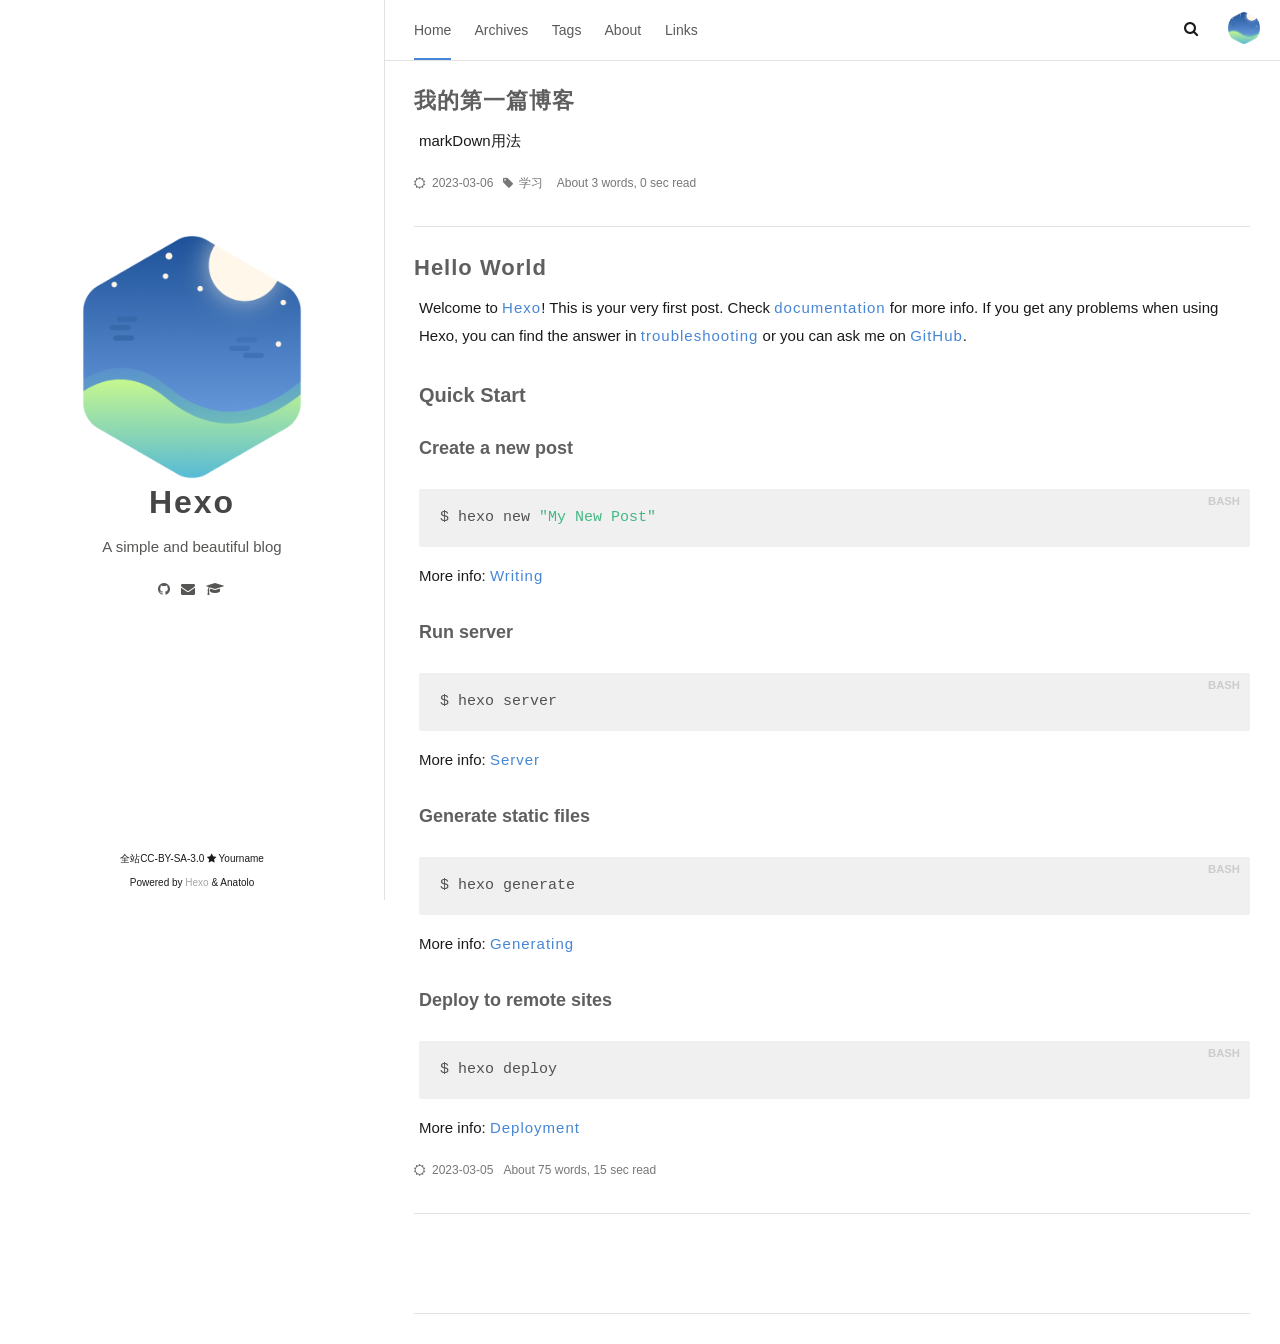
<file: index.html>
<!DOCTYPE html><html lang="zh-CN"><head><meta charset="utf-8"><meta name="X-UA-Compatible" content="IE=edge"><meta name="author" content="Yourname"><title>Hexo</title><meta name="description" content="A simple and beautiful blog"><meta name="keywords" content="Blog,博客,Hexo"><meta content="width=device-width, initial-scale=1.0, maximum-scale=1.0, user-scalable=0" name="viewport"><meta content="yes" name="apple-mobile-web-app-capable"><meta content="black" name="apple-mobile-web-app-status-bar-style"><meta content="telephone=no" name="format-detection"><meta name="renderer" content="webkit"><link rel="shortcut icon" type="image/x-icon" href="/images/favicon.webp"><link rel="stylesheet" href="/css/style.css"><link rel="stylesheet" href="/css/blog_basic.css"><link rel="stylesheet" href="/css/font-awesome.min.css"><link rel="stylesheet" href="/css/insight.css"><link rel="stylesheet" href="/css/search.css"><link rel="alternate" type="application/atom+xml" title="ATOM 1.0" href="/atom.xml"><script src="/js/jquery.js"></script><meta name="generator" content="Hexo 6.3.0"></head><body><div class="page-top animated fadeInDown"><div class="nav"><li> <a class="current" href="/">Home</a></li><li> <a href="/archives">Archives</a></li><li> <a href="/tags">Tags</a></li><li> <a href="/about">About</a></li><li> <a href="/links">Links</a></li></div><div class="information"><div class="nav_right_btn"><li><a class="fa fa-chevron-left" onclick="window.history.go(-1)" style="display:none;"> </a></li><li><a class="fa fa-search" onclick="openWindow();"></a></li></div><div class="avatar"><img src="/images/logo.webp"></div></div></div><div class="sidebar animated fadeInDown"><div class="sidebar-top"><div class="logo-title"><div class="title"><img src="/images/logo@2x.webp" style="width:220px;" alt="favicon"><h3 title=""><a href="/">Hexo</a></h3><div class="description"><p>A simple and beautiful blog</p></div></div><ul class="social-links"><li><a target="_blank" rel="noopener" href="https://github.com/Lhcfl"><i class="fa fa-github"></i></a></li><li><a href="mailto:yourname@example.com"><i class="fa fa-envelope"></i></a></li><li><a target="_blank" rel="noopener" href="https://zhihu.com/people/jin-xin-4-68"><i class="fa fa-mortar-board"></i></a></li></ul></div></div><div class="footer"><div class="p"> <span> 全站CC-BY-SA-3.0 </span><i class="fa fa-star"></i><span> Yourname</span></div><div class="by_farbox"><span>Powered by </span><a href="https://hexo.io/zh-cn/" target="_blank">Hexo </a><span> & </span><span>Anatolo </span></div><div class="beian"></div></div></div><div class="main"><div class="autopagerize_page_element"><div class="content"><div class="post animated fadeInDown"><div class="post-title"><h3><a href="/2023/03/06/%E6%88%91%E7%9A%84%E7%AC%AC%E4%B8%80%E7%AF%87%E5%8D%9A%E5%AE%A2/">我的第一篇博客</a></h3></div><div class="post-content"><div class="card"><p><p>markDown用法</p>
</p></div></div><div class="post-footer"><div class="meta"><div class="info"><i class="fa fa-sun-o"></i><span class="date">2023-03-06</span><i class="fa fa-tag"></i><a class="tag" href="/tags/学习/" title="学习">学习 </a><span class="leancloud_visitors"></span><span>About 3 words, 0 sec  read</span></div></div></div></div><div class="post animated fadeInDown"><div class="post-title"><h3><a href="/2023/03/05/hello-world/">Hello World</a></h3></div><div class="post-content"><div class="card"><p><p>Welcome to <a target="_blank" rel="noopener" href="https://hexo.io/">Hexo</a>! This is your very first post. Check <a target="_blank" rel="noopener" href="https://hexo.io/docs/">documentation</a> for more info. If you get any problems when using Hexo, you can find the answer in <a target="_blank" rel="noopener" href="https://hexo.io/docs/troubleshooting.html">troubleshooting</a> or you can ask me on <a target="_blank" rel="noopener" href="https://github.com/hexojs/hexo/issues">GitHub</a>.</p>
<h2 id="Quick-Start"><a href="#Quick-Start" class="headerlink" title="Quick Start"></a>Quick Start</h2><h3 id="Create-a-new-post"><a href="#Create-a-new-post" class="headerlink" title="Create a new post"></a>Create a new post</h3><figure class="highlight bash"><table><tr><td class="gutter"><pre><span class="line">1</span><br></pre></td><td class="code"><pre><span class="line">$ hexo new <span class="string">&quot;My New Post&quot;</span></span><br></pre></td></tr></table></figure>

<p>More info: <a target="_blank" rel="noopener" href="https://hexo.io/docs/writing.html">Writing</a></p>
<h3 id="Run-server"><a href="#Run-server" class="headerlink" title="Run server"></a>Run server</h3><figure class="highlight bash"><table><tr><td class="gutter"><pre><span class="line">1</span><br></pre></td><td class="code"><pre><span class="line">$ hexo server</span><br></pre></td></tr></table></figure>

<p>More info: <a target="_blank" rel="noopener" href="https://hexo.io/docs/server.html">Server</a></p>
<h3 id="Generate-static-files"><a href="#Generate-static-files" class="headerlink" title="Generate static files"></a>Generate static files</h3><figure class="highlight bash"><table><tr><td class="gutter"><pre><span class="line">1</span><br></pre></td><td class="code"><pre><span class="line">$ hexo generate</span><br></pre></td></tr></table></figure>

<p>More info: <a target="_blank" rel="noopener" href="https://hexo.io/docs/generating.html">Generating</a></p>
<h3 id="Deploy-to-remote-sites"><a href="#Deploy-to-remote-sites" class="headerlink" title="Deploy to remote sites"></a>Deploy to remote sites</h3><figure class="highlight bash"><table><tr><td class="gutter"><pre><span class="line">1</span><br></pre></td><td class="code"><pre><span class="line">$ hexo deploy</span><br></pre></td></tr></table></figure>

<p>More info: <a target="_blank" rel="noopener" href="https://hexo.io/docs/one-command-deployment.html">Deployment</a></p>
</p></div></div><div class="post-footer"><div class="meta"><div class="info"><i class="fa fa-sun-o"></i><span class="date">2023-03-05</span><span class="leancloud_visitors"></span><span>About 75 words, 15 sec  read</span></div></div></div></div><div class="pagination"><ul class="clearfix"></ul></div></div></div></div><script src="/js/jquery-migrate-1.2.1.min.js"></script><script src="/js/jquery.appear.js"></script><script src="/js/add-bookmark.js"></script><script>(function(window){var INSIGHT_CONFIG={TRANSLATION:{POSTS:"Posts",PAGES:"Pages",CATEGORIES:"Categories",TAGS:"Tags",UNTITLED:"(Untitled)",},CONTENT_URL:"/content.json",};window.INSIGHT_CONFIG=INSIGHT_CONFIG})(window);</script><script src="/js/insight.js" defer></script><div class="searchbox ins-search"><div class="searchbox-container ins-search-container"><div class="searchbox-input-wrapper"><input class="searchbox-input ins-search-input" type="text" placeholder="Search..."><span class="searchbox-close"><a class="fa fa-times-circle" onclick="closeWindow();"></a></span></div><div class="searchbox-result-wrapper ins-section-wrapper"><div class="ins-section-container"><p>Seraching...</p></div></div></div></div></body></html>
</file>
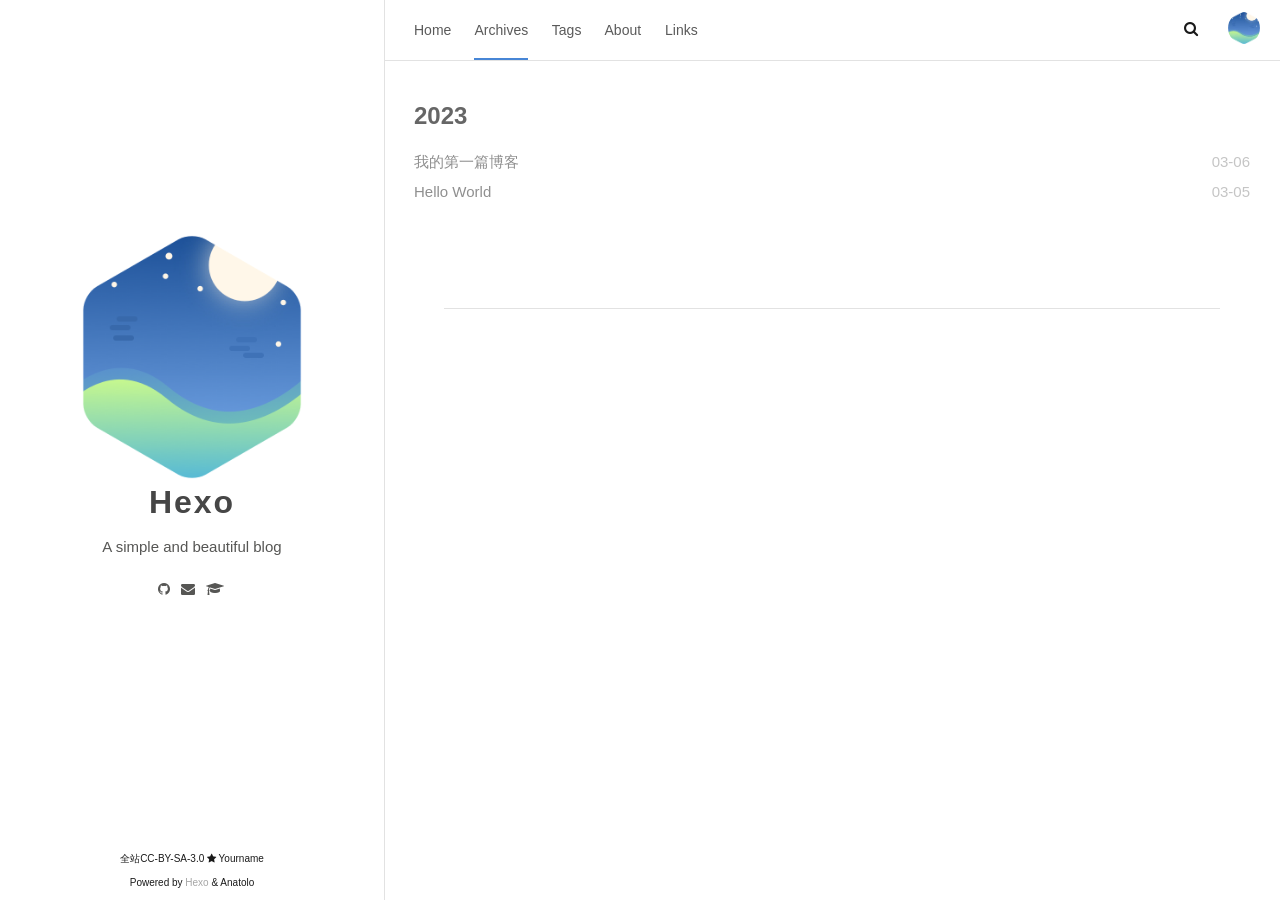
<file: archives/index.html>
<!DOCTYPE html><html lang="zh-CN"><head><meta charset="utf-8"><meta name="X-UA-Compatible" content="IE=edge"><meta name="author" content="Yourname"><title>Archives · Hexo</title><meta name="description" content="ArchivesPage - Hexo"><meta name="keywords" content="Blog,博客,Hexo"><meta content="width=device-width, initial-scale=1.0, maximum-scale=1.0, user-scalable=0" name="viewport"><meta content="yes" name="apple-mobile-web-app-capable"><meta content="black" name="apple-mobile-web-app-status-bar-style"><meta content="telephone=no" name="format-detection"><meta name="renderer" content="webkit"><link rel="shortcut icon" type="image/x-icon" href="/images/favicon.webp"><link rel="stylesheet" href="/css/style.css"><link rel="stylesheet" href="/css/blog_basic.css"><link rel="stylesheet" href="/css/font-awesome.min.css"><link rel="stylesheet" href="/css/insight.css"><link rel="stylesheet" href="/css/search.css"><link rel="alternate" type="application/atom+xml" title="ATOM 1.0" href="/atom.xml"><script src="/js/jquery.js"></script><meta name="generator" content="Hexo 6.3.0"></head><body><div class="page-top animated fadeInDown"><div class="nav"><li> <a href="/">Home</a></li><li> <a class="current" href="/archives">Archives</a></li><li> <a href="/tags">Tags</a></li><li> <a href="/about">About</a></li><li> <a href="/links">Links</a></li></div><div class="information"><div class="nav_right_btn"><li><a class="fa fa-chevron-left" onclick="window.history.go(-1)" style="display:none;"> </a></li><li><a class="fa fa-search" onclick="openWindow();"></a></li></div><div class="avatar"><img src="/images/logo.webp"></div></div></div><div class="sidebar animated fadeInDown"><div class="sidebar-top"><div class="logo-title"><div class="title"><img src="/images/logo@2x.webp" style="width:220px;" alt="favicon"><h3 title=""><a href="/">Hexo</a></h3><div class="description"><p>A simple and beautiful blog</p></div></div><ul class="social-links"><li><a target="_blank" rel="noopener" href="https://github.com/Lhcfl"><i class="fa fa-github"></i></a></li><li><a href="mailto:yourname@example.com"><i class="fa fa-envelope"></i></a></li><li><a target="_blank" rel="noopener" href="https://zhihu.com/people/jin-xin-4-68"><i class="fa fa-mortar-board"></i></a></li></ul></div></div><div class="footer"><div class="p"> <span> 全站CC-BY-SA-3.0 </span><i class="fa fa-star"></i><span> Yourname</span></div><div class="by_farbox"><span>Powered by </span><a href="https://hexo.io/zh-cn/" target="_blank">Hexo </a><span> & </span><span>Anatolo </span></div><div class="beian"></div></div></div><div class="main"><div class="autopagerize_page_element"><div class="content"><div class="archive animated fadeInDown"><ul class="list-with-title"><div class="archive"><div class="listing-title">2023</div><ul class="listing"><div class="listing-item"><div class="listing-post"><a href="/2023/03/06/%E6%88%91%E7%9A%84%E7%AC%AC%E4%B8%80%E7%AF%87%E5%8D%9A%E5%AE%A2/" title="我的第一篇博客">我的第一篇博客</a><div class="post-time"><span class="date">03-06</span></div></div></div><div class="listing-item"><div class="listing-post"><a href="/2023/03/05/hello-world/" title="Hello World">Hello World</a><div class="post-time"><span class="date">03-05</span></div></div></div></div><div class="pagination"><ul class="clearfix"></ul></div></ul></div></div></div></div><script src="/js/jquery-migrate-1.2.1.min.js"></script><script src="/js/jquery.appear.js"></script><script src="/js/add-bookmark.js"></script><script>(function(window){var INSIGHT_CONFIG={TRANSLATION:{POSTS:"Posts",PAGES:"Pages",CATEGORIES:"Categories",TAGS:"Tags",UNTITLED:"(Untitled)",},CONTENT_URL:"/content.json",};window.INSIGHT_CONFIG=INSIGHT_CONFIG})(window);</script><script src="/js/insight.js" defer></script><div class="searchbox ins-search"><div class="searchbox-container ins-search-container"><div class="searchbox-input-wrapper"><input class="searchbox-input ins-search-input" type="text" placeholder="Search..."><span class="searchbox-close"><a class="fa fa-times-circle" onclick="closeWindow();"></a></span></div><div class="searchbox-result-wrapper ins-section-wrapper"><div class="ins-section-container"><p>Seraching...</p></div></div></div></div></body></html>
</file>
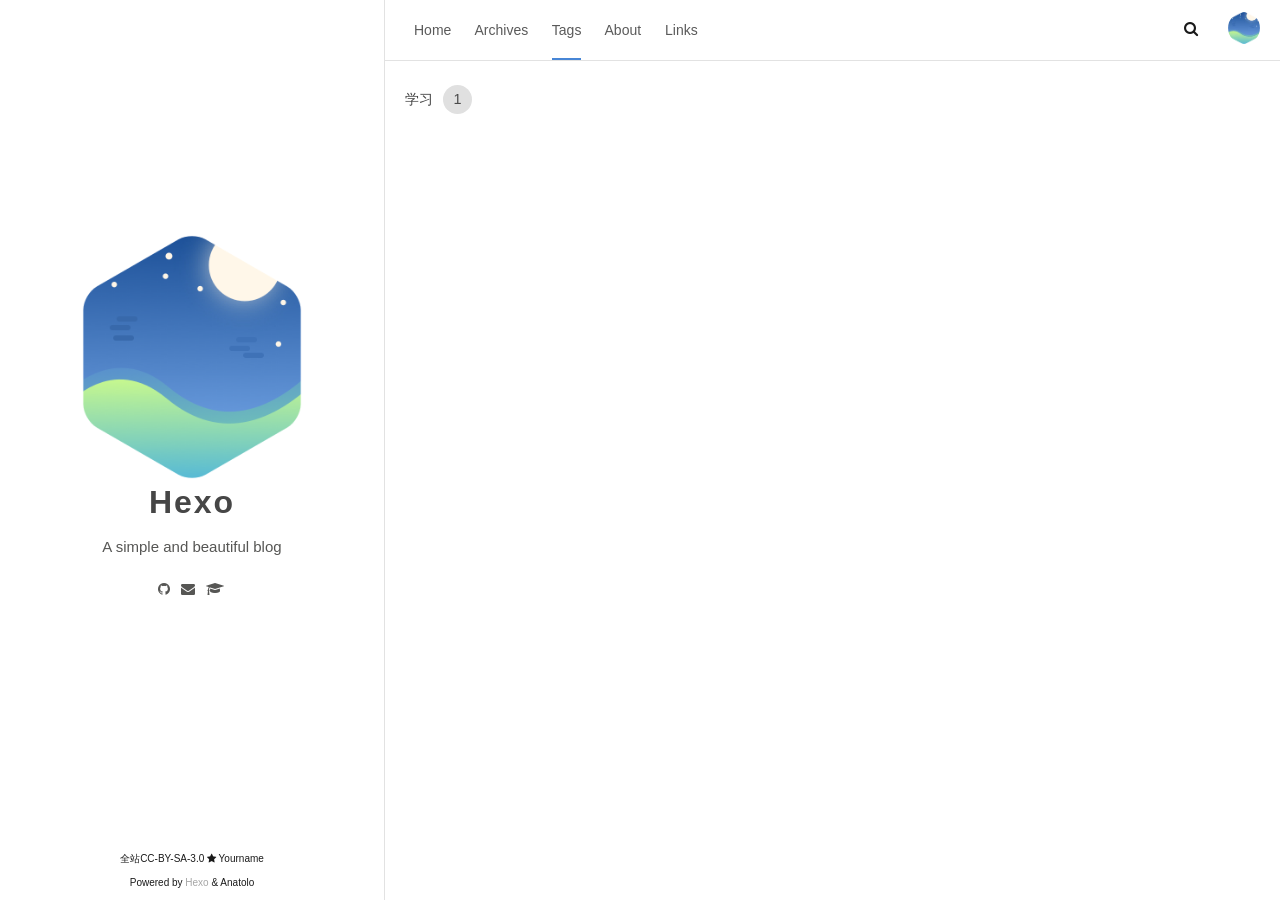
<file: tags/index.html>
<!DOCTYPE html><html lang="zh-CN"><head><meta charset="utf-8"><meta name="X-UA-Compatible" content="IE=edge"><meta name="author" content="Yourname"><title>Tags · Hexo</title><meta name="description" content=""><meta name="keywords" content="Blog,博客,Hexo"><meta content="width=device-width, initial-scale=1.0, maximum-scale=1.0, user-scalable=0" name="viewport"><meta content="yes" name="apple-mobile-web-app-capable"><meta content="black" name="apple-mobile-web-app-status-bar-style"><meta content="telephone=no" name="format-detection"><meta name="renderer" content="webkit"><link rel="shortcut icon" type="image/x-icon" href="/images/favicon.webp"><link rel="stylesheet" href="/css/style.css"><link rel="stylesheet" href="/css/blog_basic.css"><link rel="stylesheet" href="/css/font-awesome.min.css"><link rel="stylesheet" href="/css/insight.css"><link rel="stylesheet" href="/css/search.css"><link rel="alternate" type="application/atom+xml" title="ATOM 1.0" href="/atom.xml"><script src="/js/jquery.js"></script><meta name="generator" content="Hexo 6.3.0"></head><body><div class="page-top animated fadeInDown"><div class="nav"><li> <a href="/">Home</a></li><li> <a href="/archives">Archives</a></li><li> <a class="current" href="/tags">Tags</a></li><li> <a href="/about">About</a></li><li> <a href="/links">Links</a></li></div><div class="information"><div class="nav_right_btn"><li><a class="fa fa-chevron-left" onclick="window.history.go(-1)" style="display:none;"> </a></li><li><a class="fa fa-search" onclick="openWindow();"></a></li></div><div class="avatar"><img src="/images/logo.webp"></div></div></div><div class="sidebar animated fadeInDown"><div class="sidebar-top"><div class="logo-title"><div class="title"><img src="/images/logo@2x.webp" style="width:220px;" alt="favicon"><h3 title=""><a href="/">Hexo</a></h3><div class="description"><p>A simple and beautiful blog</p></div></div><ul class="social-links"><li><a target="_blank" rel="noopener" href="https://github.com/Lhcfl"><i class="fa fa-github"></i></a></li><li><a href="mailto:yourname@example.com"><i class="fa fa-envelope"></i></a></li><li><a target="_blank" rel="noopener" href="https://zhihu.com/people/jin-xin-4-68"><i class="fa fa-mortar-board"></i></a></li></ul></div></div><div class="footer"><div class="p"> <span> 全站CC-BY-SA-3.0 </span><i class="fa fa-star"></i><span> Yourname</span></div><div class="by_farbox"><span>Powered by </span><a href="https://hexo.io/zh-cn/" target="_blank">Hexo </a><span> & </span><span>Anatolo </span></div><div class="beian"></div></div></div><div class="main"><div class="archive animated fadeInDown"><div class="autopagerize_page_element"><div class="content"><p><a class="tag_btn" href="/tags/%E5%AD%A6%E4%B9%A0/" rel="tag">学习<span class="tag_btn is-grey">1</span></a></p></div></div></div></div><script src="/js/jquery-migrate-1.2.1.min.js"></script><script src="/js/jquery.appear.js"></script><script src="/js/add-bookmark.js"></script><script>(function(window){var INSIGHT_CONFIG={TRANSLATION:{POSTS:"Posts",PAGES:"Pages",CATEGORIES:"Categories",TAGS:"Tags",UNTITLED:"(Untitled)",},CONTENT_URL:"/content.json",};window.INSIGHT_CONFIG=INSIGHT_CONFIG})(window);</script><script src="/js/insight.js" defer></script><div class="searchbox ins-search"><div class="searchbox-container ins-search-container"><div class="searchbox-input-wrapper"><input class="searchbox-input ins-search-input" type="text" placeholder="Search..."><span class="searchbox-close"><a class="fa fa-times-circle" onclick="closeWindow();"></a></span></div><div class="searchbox-result-wrapper ins-section-wrapper"><div class="ins-section-container"><p>Seraching...</p></div></div></div></div></body></html>
</file>
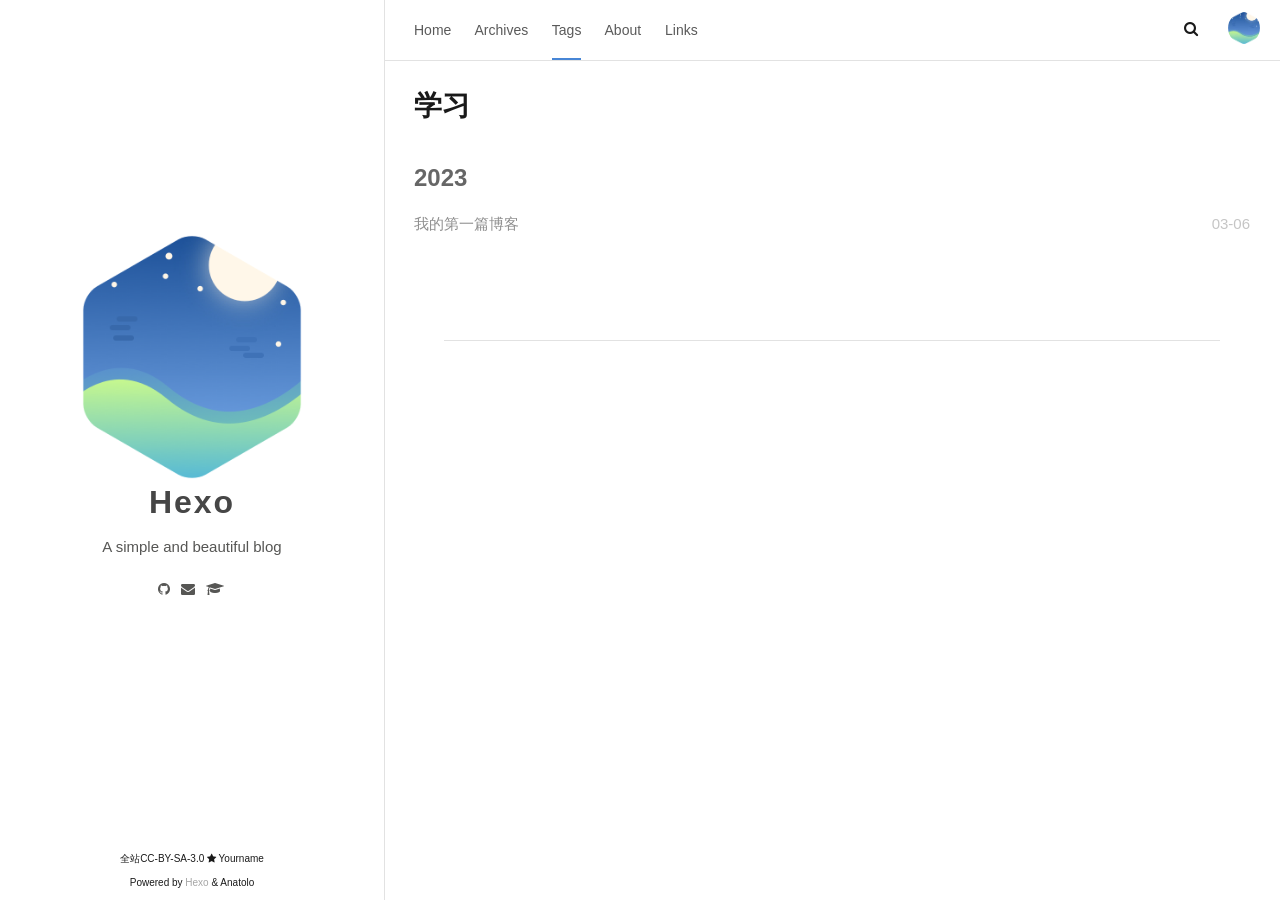
<file: tags/学习/index.html>
<!DOCTYPE html><html lang="zh-CN"><head><meta charset="utf-8"><meta name="X-UA-Compatible" content="IE=edge"><meta name="author" content="Yourname"><title>Tags · 学习 · Hexo</title><meta name="description" content="Tags · 学习 - Hexo"><meta name="keywords" content="Blog,博客,Hexo"><meta content="width=device-width, initial-scale=1.0, maximum-scale=1.0, user-scalable=0" name="viewport"><meta content="yes" name="apple-mobile-web-app-capable"><meta content="black" name="apple-mobile-web-app-status-bar-style"><meta content="telephone=no" name="format-detection"><meta name="renderer" content="webkit"><link rel="shortcut icon" type="image/x-icon" href="/images/favicon.webp"><link rel="stylesheet" href="/css/style.css"><link rel="stylesheet" href="/css/blog_basic.css"><link rel="stylesheet" href="/css/font-awesome.min.css"><link rel="stylesheet" href="/css/insight.css"><link rel="stylesheet" href="/css/search.css"><link rel="alternate" type="application/atom+xml" title="ATOM 1.0" href="/atom.xml"><script src="/js/jquery.js"></script><meta name="generator" content="Hexo 6.3.0"></head><body><div class="page-top animated fadeInDown"><div class="nav"><li> <a href="/">Home</a></li><li> <a href="/archives">Archives</a></li><li> <a class="current" href="/tags">Tags</a></li><li> <a href="/about">About</a></li><li> <a href="/links">Links</a></li></div><div class="information"><div class="nav_right_btn"><li><a class="fa fa-chevron-left" onclick="window.history.go(-1)" style="display:none;"> </a></li><li><a class="fa fa-search" onclick="openWindow();"></a></li></div><div class="avatar"><img src="/images/logo.webp"></div></div></div><div class="sidebar animated fadeInDown"><div class="sidebar-top"><div class="logo-title"><div class="title"><img src="/images/logo@2x.webp" style="width:220px;" alt="favicon"><h3 title=""><a href="/">Hexo</a></h3><div class="description"><p>A simple and beautiful blog</p></div></div><ul class="social-links"><li><a target="_blank" rel="noopener" href="https://github.com/Lhcfl"><i class="fa fa-github"></i></a></li><li><a href="mailto:yourname@example.com"><i class="fa fa-envelope"></i></a></li><li><a target="_blank" rel="noopener" href="https://zhihu.com/people/jin-xin-4-68"><i class="fa fa-mortar-board"></i></a></li></ul></div></div><div class="footer"><div class="p"> <span> 全站CC-BY-SA-3.0 </span><i class="fa fa-star"></i><span> Yourname</span></div><div class="by_farbox"><span>Powered by </span><a href="https://hexo.io/zh-cn/" target="_blank">Hexo </a><span> & </span><span>Anatolo </span></div><div class="beian"></div></div></div><div class="main"><div class="autopagerize_page_element"><div class="content"><div class="archive animated fadeInDown"><ul class="list-with-title"><li><h3>学习</h3></li><div class="archive"><div class="listing-title">2023</div><ul class="listing"><div class="listing-item"><div class="listing-post"><a href="/2023/03/06/%E6%88%91%E7%9A%84%E7%AC%AC%E4%B8%80%E7%AF%87%E5%8D%9A%E5%AE%A2/" title="我的第一篇博客">我的第一篇博客</a><div class="post-time"><span class="date">03-06</span></div></div></div></div><div class="pagination"><ul class="clearfix"></ul></div></ul></div></div></div></div><script src="/js/jquery-migrate-1.2.1.min.js"></script><script src="/js/jquery.appear.js"></script><script src="/js/add-bookmark.js"></script><script>(function(window){var INSIGHT_CONFIG={TRANSLATION:{POSTS:"Posts",PAGES:"Pages",CATEGORIES:"Categories",TAGS:"Tags",UNTITLED:"(Untitled)",},CONTENT_URL:"/content.json",};window.INSIGHT_CONFIG=INSIGHT_CONFIG})(window);</script><script src="/js/insight.js" defer></script><div class="searchbox ins-search"><div class="searchbox-container ins-search-container"><div class="searchbox-input-wrapper"><input class="searchbox-input ins-search-input" type="text" placeholder="Search..."><span class="searchbox-close"><a class="fa fa-times-circle" onclick="closeWindow();"></a></span></div><div class="searchbox-result-wrapper ins-section-wrapper"><div class="ins-section-container"><p>Seraching...</p></div></div></div></div></body></html>
</file>
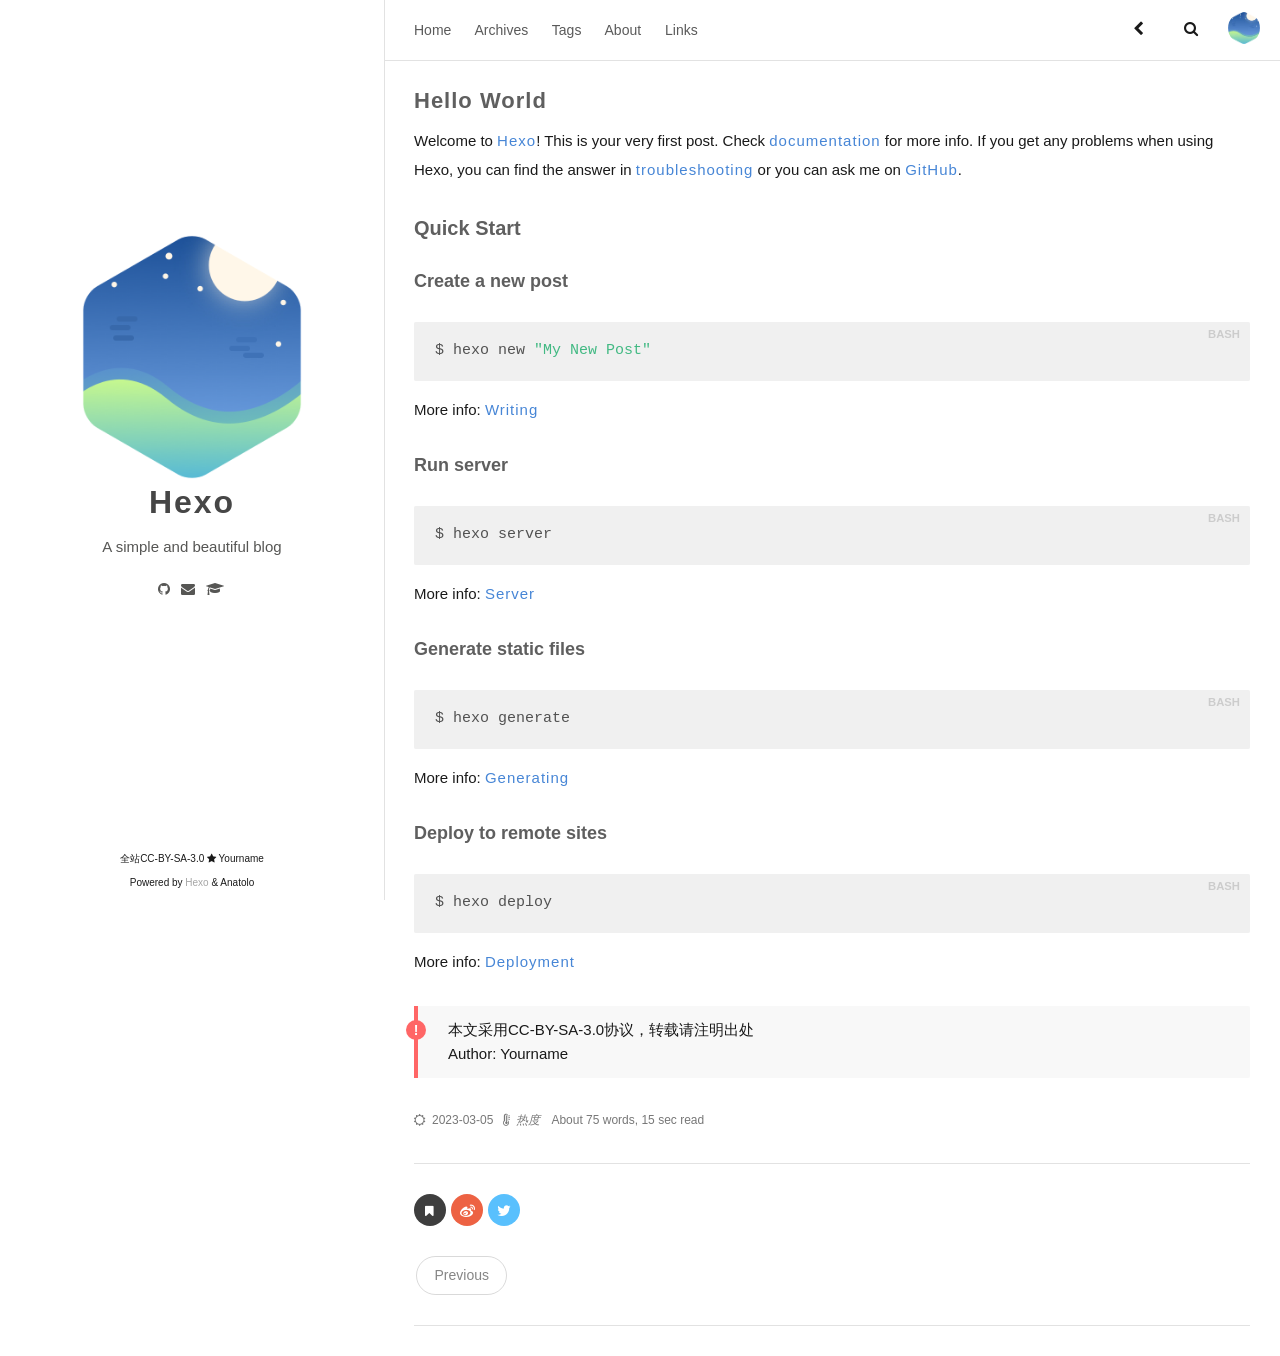
<file: 2023/03/05/hello-world/index.html>
<!DOCTYPE html><html lang="zh-CN"><head><meta charset="utf-8"><meta name="X-UA-Compatible" content="IE=edge"><meta name="author" content="Yourname"><title>Hello World · Hexo</title><meta name="description" content="Welcome to Hexo! This is your very first post. Check documentation for more info. If you get any problems when using Hexo, you can find the answer in "><meta name="keywords" content="Blog,博客,Hexo"><meta content="width=device-width, initial-scale=1.0, maximum-scale=1.0, user-scalable=0" name="viewport"><meta content="yes" name="apple-mobile-web-app-capable"><meta content="black" name="apple-mobile-web-app-status-bar-style"><meta content="telephone=no" name="format-detection"><meta name="renderer" content="webkit"><link rel="shortcut icon" type="image/x-icon" href="/images/favicon.webp"><link rel="stylesheet" href="/css/style.css"><link rel="stylesheet" href="/css/blog_basic.css"><link rel="stylesheet" href="/css/font-awesome.min.css"><link rel="stylesheet" href="/css/insight.css"><link rel="stylesheet" href="/css/search.css"><link rel="alternate" type="application/atom+xml" title="ATOM 1.0" href="/atom.xml"><script src="/js/jquery.js"></script><meta name="generator" content="Hexo 6.3.0"></head><body><div class="page-top animated fadeInDown"><div class="nav"><li> <a href="/">Home</a></li><li> <a href="/archives">Archives</a></li><li> <a href="/tags">Tags</a></li><li> <a href="/about">About</a></li><li> <a href="/links">Links</a></li></div><div class="information"><div class="nav_right_btn"><li><a class="fa fa-chevron-left" onclick="window.history.go(-1)"> </a></li><li><a class="fa fa-search" onclick="openWindow();"></a></li></div><div class="avatar"><img src="/images/logo.webp"></div></div></div><div class="sidebar animated fadeInDown"><div class="sidebar-top"><div class="logo-title"><div class="title"><img src="/images/logo@2x.webp" style="width:220px;" alt="favicon"><h3 title=""><a href="/">Hexo</a></h3><div class="description"><p>A simple and beautiful blog</p></div></div><ul class="social-links"><li><a target="_blank" rel="noopener" href="https://github.com/Lhcfl"><i class="fa fa-github"></i></a></li><li><a href="mailto:yourname@example.com"><i class="fa fa-envelope"></i></a></li><li><a target="_blank" rel="noopener" href="https://zhihu.com/people/jin-xin-4-68"><i class="fa fa-mortar-board"></i></a></li></ul></div></div><div class="footer"><div class="p"> <span> 全站CC-BY-SA-3.0 </span><i class="fa fa-star"></i><span> Yourname</span></div><div class="by_farbox"><span>Powered by </span><a href="https://hexo.io/zh-cn/" target="_blank">Hexo </a><span> & </span><span>Anatolo </span></div><div class="beian"></div></div></div><div class="main"><div class="autopagerize_page_element"><div class="content"><div class="post-page"><div class="post animated fadeInDown"><div class="post-title"><h3><a>Hello World</a></h3></div><div class="post-content"><p><p>Welcome to <a target="_blank" rel="noopener" href="https://hexo.io/">Hexo</a>! This is your very first post. Check <a target="_blank" rel="noopener" href="https://hexo.io/docs/">documentation</a> for more info. If you get any problems when using Hexo, you can find the answer in <a target="_blank" rel="noopener" href="https://hexo.io/docs/troubleshooting.html">troubleshooting</a> or you can ask me on <a target="_blank" rel="noopener" href="https://github.com/hexojs/hexo/issues">GitHub</a>.</p>
<h2 id="Quick-Start"><a href="#Quick-Start" class="headerlink" title="Quick Start"></a>Quick Start</h2><h3 id="Create-a-new-post"><a href="#Create-a-new-post" class="headerlink" title="Create a new post"></a>Create a new post</h3><figure class="highlight bash"><table><tr><td class="gutter"><pre><span class="line">1</span><br></pre></td><td class="code"><pre><span class="line">$ hexo new <span class="string">&quot;My New Post&quot;</span></span><br></pre></td></tr></table></figure>

<p>More info: <a target="_blank" rel="noopener" href="https://hexo.io/docs/writing.html">Writing</a></p>
<h3 id="Run-server"><a href="#Run-server" class="headerlink" title="Run server"></a>Run server</h3><figure class="highlight bash"><table><tr><td class="gutter"><pre><span class="line">1</span><br></pre></td><td class="code"><pre><span class="line">$ hexo server</span><br></pre></td></tr></table></figure>

<p>More info: <a target="_blank" rel="noopener" href="https://hexo.io/docs/server.html">Server</a></p>
<h3 id="Generate-static-files"><a href="#Generate-static-files" class="headerlink" title="Generate static files"></a>Generate static files</h3><figure class="highlight bash"><table><tr><td class="gutter"><pre><span class="line">1</span><br></pre></td><td class="code"><pre><span class="line">$ hexo generate</span><br></pre></td></tr></table></figure>

<p>More info: <a target="_blank" rel="noopener" href="https://hexo.io/docs/generating.html">Generating</a></p>
<h3 id="Deploy-to-remote-sites"><a href="#Deploy-to-remote-sites" class="headerlink" title="Deploy to remote sites"></a>Deploy to remote sites</h3><figure class="highlight bash"><table><tr><td class="gutter"><pre><span class="line">1</span><br></pre></td><td class="code"><pre><span class="line">$ hexo deploy</span><br></pre></td></tr></table></figure>

<p>More info: <a target="_blank" rel="noopener" href="https://hexo.io/docs/one-command-deployment.html">Deployment</a></p>
</p><div class="tip">本文采用CC-BY-SA-3.0协议，转载请注明出处<br>Author: Yourname</div></div><div class="post-footer"><div class="meta"><div class="info"><i class="fa fa-sun-o"></i><span class="date">2023-03-05</span><span class="leancloud_visitors"></span><span>About 75 words, 15 sec  read</span></div></div></div></div><div class="share"><div class="evernote"><a class="fa fa-bookmark" href="" onclick="javascript:join_favorite()" ref="sidebar"></a></div><div class="weibo"><a class="fa fa-weibo" href="javascript:void((function(s,d,e){try{}catch(e){}var f='http://service.weibo.com/share/share.php?',u=d.location.href,p=['url=',e(u),'&amp;title=',e(d.title),'&amp;appkey=2924220432'].join('');function a(){if(!window.open([f,p].join(''),'mb',['toolbar=0,status=0,resizable=1,width=620,height=450,left=',(s.width-620)/2,',top=',(s.height-450)/2].join('')))u.href=[f,p].join('');};if(/Firefox/.test(navigator.userAgent)){setTimeout(a,0)}else{a()}})(screen,document,encodeURIComponent));"></a></div><div class="twitter"><a class="fa fa-twitter" target="_blank" rel="noopener" href="http://twitter.com/home?status=,http://example.com/2023/03/05/hello-world/,Hexo,Hello World,;"></a></div></div><div class="pagination"><ul class="clearfix"><li class="pre pagbuttons"><a class="btn" role="navigation" href="/2023/03/06/%E6%88%91%E7%9A%84%E7%AC%AC%E4%B8%80%E7%AF%87%E5%8D%9A%E5%AE%A2/" title="我的第一篇博客">Previous</a></li></ul></div><script src="/js/visitors.js"></script></div></div></div></div><script src="/js/jquery-migrate-1.2.1.min.js"></script><script src="/js/jquery.appear.js"></script><script src="/js/add-bookmark.js"></script><script>(function(window){var INSIGHT_CONFIG={TRANSLATION:{POSTS:"Posts",PAGES:"Pages",CATEGORIES:"Categories",TAGS:"Tags",UNTITLED:"(Untitled)",},CONTENT_URL:"/content.json",};window.INSIGHT_CONFIG=INSIGHT_CONFIG})(window);</script><script src="/js/insight.js" defer></script><div class="searchbox ins-search"><div class="searchbox-container ins-search-container"><div class="searchbox-input-wrapper"><input class="searchbox-input ins-search-input" type="text" placeholder="Search..."><span class="searchbox-close"><a class="fa fa-times-circle" onclick="closeWindow();"></a></span></div><div class="searchbox-result-wrapper ins-section-wrapper"><div class="ins-section-container"><p>Seraching...</p></div></div></div></div></body></html>
</file>
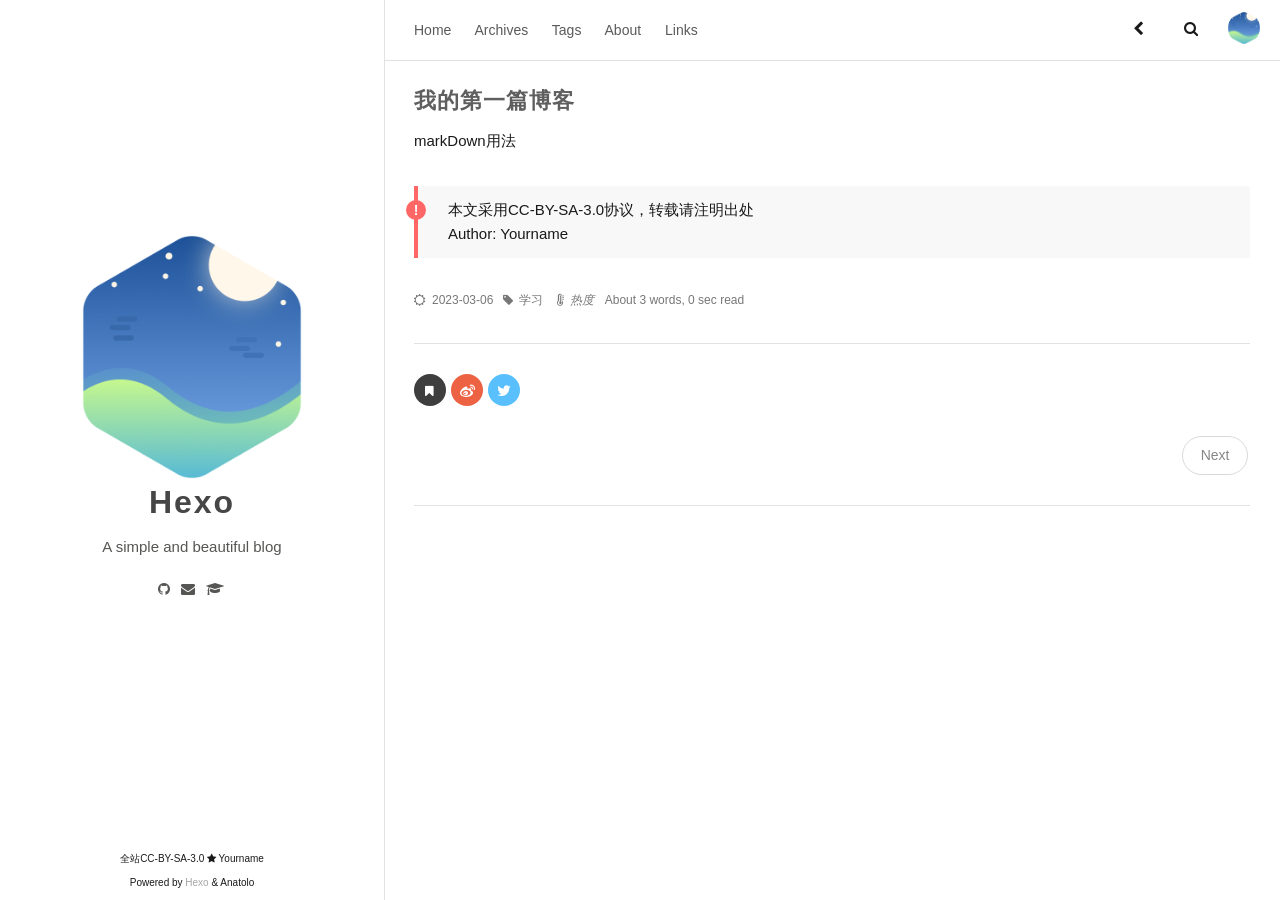
<file: 2023/03/06/我的第一篇博客/index.html>
<!DOCTYPE html><html lang="zh-CN"><head><meta charset="utf-8"><meta name="X-UA-Compatible" content="IE=edge"><meta name="author" content="Yourname"><title>我的第一篇博客 · Hexo</title><meta name="description" content="markDown用法"><meta name="keywords" content="Blog,博客,Hexo"><meta content="width=device-width, initial-scale=1.0, maximum-scale=1.0, user-scalable=0" name="viewport"><meta content="yes" name="apple-mobile-web-app-capable"><meta content="black" name="apple-mobile-web-app-status-bar-style"><meta content="telephone=no" name="format-detection"><meta name="renderer" content="webkit"><link rel="shortcut icon" type="image/x-icon" href="/images/favicon.webp"><link rel="stylesheet" href="/css/style.css"><link rel="stylesheet" href="/css/blog_basic.css"><link rel="stylesheet" href="/css/font-awesome.min.css"><link rel="stylesheet" href="/css/insight.css"><link rel="stylesheet" href="/css/search.css"><link rel="alternate" type="application/atom+xml" title="ATOM 1.0" href="/atom.xml"><script src="/js/jquery.js"></script><meta name="generator" content="Hexo 6.3.0"></head><body><div class="page-top animated fadeInDown"><div class="nav"><li> <a href="/">Home</a></li><li> <a href="/archives">Archives</a></li><li> <a href="/tags">Tags</a></li><li> <a href="/about">About</a></li><li> <a href="/links">Links</a></li></div><div class="information"><div class="nav_right_btn"><li><a class="fa fa-chevron-left" onclick="window.history.go(-1)"> </a></li><li><a class="fa fa-search" onclick="openWindow();"></a></li></div><div class="avatar"><img src="/images/logo.webp"></div></div></div><div class="sidebar animated fadeInDown"><div class="sidebar-top"><div class="logo-title"><div class="title"><img src="/images/logo@2x.webp" style="width:220px;" alt="favicon"><h3 title=""><a href="/">Hexo</a></h3><div class="description"><p>A simple and beautiful blog</p></div></div><ul class="social-links"><li><a target="_blank" rel="noopener" href="https://github.com/Lhcfl"><i class="fa fa-github"></i></a></li><li><a href="mailto:yourname@example.com"><i class="fa fa-envelope"></i></a></li><li><a target="_blank" rel="noopener" href="https://zhihu.com/people/jin-xin-4-68"><i class="fa fa-mortar-board"></i></a></li></ul></div></div><div class="footer"><div class="p"> <span> 全站CC-BY-SA-3.0 </span><i class="fa fa-star"></i><span> Yourname</span></div><div class="by_farbox"><span>Powered by </span><a href="https://hexo.io/zh-cn/" target="_blank">Hexo </a><span> & </span><span>Anatolo </span></div><div class="beian"></div></div></div><div class="main"><div class="autopagerize_page_element"><div class="content"><div class="post-page"><div class="post animated fadeInDown"><div class="post-title"><h3><a>我的第一篇博客</a></h3></div><div class="post-content"><p><p>markDown用法</p>
</p><div class="tip">本文采用CC-BY-SA-3.0协议，转载请注明出处<br>Author: Yourname</div></div><div class="post-footer"><div class="meta"><div class="info"><i class="fa fa-sun-o"></i><span class="date">2023-03-06</span><i class="fa fa-tag"></i><a class="tag" href="/tags/学习/" title="学习">学习 </a><span class="leancloud_visitors"></span><span>About 3 words, 0 sec  read</span></div></div></div></div><div class="share"><div class="evernote"><a class="fa fa-bookmark" href="" onclick="javascript:join_favorite()" ref="sidebar"></a></div><div class="weibo"><a class="fa fa-weibo" href="javascript:void((function(s,d,e){try{}catch(e){}var f='http://service.weibo.com/share/share.php?',u=d.location.href,p=['url=',e(u),'&amp;title=',e(d.title),'&amp;appkey=2924220432'].join('');function a(){if(!window.open([f,p].join(''),'mb',['toolbar=0,status=0,resizable=1,width=620,height=450,left=',(s.width-620)/2,',top=',(s.height-450)/2].join('')))u.href=[f,p].join('');};if(/Firefox/.test(navigator.userAgent)){setTimeout(a,0)}else{a()}})(screen,document,encodeURIComponent));"></a></div><div class="twitter"><a class="fa fa-twitter" target="_blank" rel="noopener" href="http://twitter.com/home?status=,http://example.com/2023/03/06/我的第一篇博客/,Hexo,我的第一篇博客,;"></a></div></div><div class="pagination"><ul class="clearfix"><li class="next pagbuttons"><a class="btn" role="navigation" href="/2023/03/05/hello-world/" title="Hello World">Next</a></li></ul></div><script src="/js/visitors.js"></script></div></div></div></div><script src="/js/jquery-migrate-1.2.1.min.js"></script><script src="/js/jquery.appear.js"></script><script src="/js/add-bookmark.js"></script><script>(function(window){var INSIGHT_CONFIG={TRANSLATION:{POSTS:"Posts",PAGES:"Pages",CATEGORIES:"Categories",TAGS:"Tags",UNTITLED:"(Untitled)",},CONTENT_URL:"/content.json",};window.INSIGHT_CONFIG=INSIGHT_CONFIG})(window);</script><script src="/js/insight.js" defer></script><div class="searchbox ins-search"><div class="searchbox-container ins-search-container"><div class="searchbox-input-wrapper"><input class="searchbox-input ins-search-input" type="text" placeholder="Search..."><span class="searchbox-close"><a class="fa fa-times-circle" onclick="closeWindow();"></a></span></div><div class="searchbox-result-wrapper ins-section-wrapper"><div class="ins-section-container"><p>Seraching...</p></div></div></div></div></body></html>
</file>
<file: css/style.css>
@charset 'UTF-8';
html {
  background-color: #fff;
  -webkit-font-smoothing: antialiased;
}
body {
  color: rgba(0,0,0,0.9);
  font-family: 'PingHei', 'PingFang SC', Helvetica Neue, 'Work Sans', 'Hiragino Sans GB', 'Microsoft YaHei', SimSun, sans-serif;
  font-size: 15px;
  width: 100%;
  margin: 0 auto 30px auto;
  background-color: #fff;
}
p {
  line-height: 1.9em;
  font-weight: 400;
  font-size: 15px;
}
a {
  text-decoration: none;
}
a:link,
a:visited {
  opacity: 1;
  -webkit-transition: all 0.15s linear;
  -moz-transition: all 0.15s linear;
  -o-transition: all 0.15s linear;
  -ms-transition: all 0.15s linear;
  transition: all 0.15s linear;
  color: #424242;
}
a:hover,
a:active {
  color: #4786d6;
}
/* basic styles ends */
/* animation starts */
.animated {
  -webkit-animation-fill-mode: both;
  -moz-animation-fill-mode: both;
  -ms-animation-fill-mode: both;
  -o-animation-fill-mode: both;
  animation-fill-mode: both;
  -webkit-animation-duration: 1s;
  -moz-animation-duration: 1s;
  -ms-animation-duration: 1s;
  -o-animation-duration: 1s;
  animation-duration: 1s;
}
.animated.hinge {
  -webkit-animation-duration: 1s;
  -moz-animation-duration: 1s;
  -ms-animation-duration: 1s;
  -o-animation-duration: 1s;
  animation-duration: 1s;
}
.fadeInDown {
  -webkit-animation-name: fadeInDown;
  -moz-animation-name: fadeInDown;
  -o-animation-name: fadeInDown;
  animation-name: fadeInDown;
}
/* animation ends */
.content {
  height: auto;
  float: right;
  width: 70%;
  margin-top: 60px;
}
.page-top {
  width: 70%;
  position: fixed;
  right: 0;
  z-index: 3;
  background-color: #fff;
  height: 60px;
  border-bottom: 1px solid #e2e2e2;
}
.page-top .nav {
  list-style: none;
  padding: 18px 30px;
  float: left;
  font-size: 14px;
}
.page-top .nav li {
  position: relative;
  display: initial;
  padding-right: 20px;
}
.page-top .nav a {
  color: #5a5a5a;
}
.page-top .nav a:hover {
  color: #4786d6;
}
.page-top .nav a.current {
  color: #5a5a5a;
  padding-bottom: 20px;
  border-bottom: 2px solid #4786d6;
}
.page-top .information {
  float: right;
  padding-top: 12px;
  padding-right: 20px;
}
.page-top .information .avatar {
  float: right;
}
.page-top .information .avatar img {
  width: 32px;
  height: 32px;
  border-radius: 300px;
}
.page-top .information .nav_right_btn {
  float: left;
  padding-top: 5px;
  margin-right: -10px;
}
.page-top .information .nav_right_btn li {
  display: initial;
  padding-right: 40px;
}
.sidebar {
  width: 30%;
  -webkit-background-size: cover;
  background-size: cover;
  background-color: #fff;
  height: 100%;
  transition: 0.8s;
  top: 0;
  left: 0;
  position: fixed;
  z-index: 4;
  border-right: 1px solid #e2e2e2;
}
.sidebar .logo-title {
  text-align: center;
  margin-top: -50px;
}
.sidebar .logo-title .description {
  font-size: 14px;
  color: #565654;
}
.sidebar .logo-title .logo {
  margin: 0 auto;
}
.sidebar .logo-title .title h3 {
  text-transform: none;
  font-size: 2rem;
  font-weight: bold;
  letter-spacing: 2px;
  line-height: 1;
  margin: 0;
}
.sidebar .logo-title .title a {
  text-decoration: none;
  color: #464646;
  font-size: 2rem;
  font-weight: bold;
}
.sidebar .social-links {
  list-style: none;
  padding: 0;
  font-size: 14px;
  text-align: center;
}
.sidebar .social-links i {
  margin-right: 3px;
}
.sidebar .social-links li {
  display: inline;
  padding: 0 4px;
  line-height: 0;
}
.sidebar .social-links a {
  color: #565654;
}
.sidebar .social-links a:hover {
  color: #4786d6;
}
.sidebar-top {
  margin: auto 0;
  display: flex;
  flex-direction: column;
  justify-content: center;
  height: 100%;
}
.sidebar-top .ltr {
  text-align: center;
}
.card {
  margin-left: 5px;
}
.post {
  background-color: #fff;
  margin: 30px;
}
.post .post-title h1 {
  text-transform: none;
  font-size: 30px;
  letter-spacing: 5px;
  line-height: 1;
}
.post .post-title h2 {
  text-transform: none;
  letter-spacing: 1px;
  font-size: 28px;
  line-height: 1;
  font-weight: 600;
  color: #5f5f5f;
}
.post .post-title h3 {
  text-transform: none;
  letter-spacing: 1px;
  line-height: 1;
  font-weight: 600;
  color: #111;
  font-size: 22px;
  margin: 0;
}
.post .post-title a {
  text-decoration: none;
  letter-spacing: 1px;
  color: #5f5f5f;
}
.post .post-title a:hover {
  text-decoration: underline;
}
.post .post-content a {
  text-decoration: none;
  letter-spacing: 1px;
  color: #4786d6;
}
.post .post-content a:hover {
  color: #2f69b3;
}
.post .post-content h1 {
  color: #5f5f5f;
  font-size: 22px;
  font-weight: 600;
}
.post .post-content h2 {
  color: #5f5f5f;
  font-size: 20px;
}
.post .post-content h3 {
  color: #5f5f5f;
  font-size: 18px;
  font-weight: 600;
}
.post .post-content h4 {
  color: #5f5f5f;
  font-size: 17px;
}
.post .post-content h5 {
  color: #5f5f5f;
  font-size: 16px;
  font-weight: 600;
}
.post .post-content h6 {
  color: #5f5f5f;
  font-size: 15px;
}
.post .post-footer {
  padding: 0 0 30px 0;
  border-bottom: 1px solid #e2e2e2;
}
.post .post-footer .meta {
  max-width: 100%;
  height: 25px;
  color: #777;
}
.post .post-footer .meta .info {
  float: left;
  font-size: 12px;
}
.post .post-footer .meta .info .date {
  margin-right: 10px;
}
.post .post-footer .meta a {
  text-decoration: none;
  color: #777;
  padding-right: 10px;
}
.post .post-footer .meta a:hover {
  color: #4786d6;
}
.post .post-footer .meta i {
  margin-right: 6px;
}
.post .post-footer .tags {
  padding-bottom: 15px;
  font-size: 13px;
}
.post .post-footer .tags ul {
  list-style-type: none;
  display: inline;
  margin: 0;
  padding: 0;
}
.post .post-footer .tags ul li {
  list-style-type: none;
  margin: 0;
  padding-right: 5px;
  display: inline;
}
.post .post-footer .tags a {
  text-decoration: none;
  color: rgba(0,0,0,0.44);
  font-weight: 400;
}
.post .post-footer .tags a:hover {
  text-decoration: none;
}
.pagination {
  margin: 30px;
  padding: 0px 0 56px 0;
  border-bottom: 1px solid #e2e2e2;
}
.pagination ul {
  list-style: none;
  margin: 0;
  padding: 0;
  height: 13px;
}
.pagination ul li {
  margin: 0 2px 0 2px;
  display: inline;
  line-height: 1;
}
.pagination ul li a {
  text-decoration: none;
}
.pagination .pre {
  float: left;
}
.pagination .next {
  float: right;
}
.like-reblog-buttons {
  float: right;
}
.like-button {
  float: right;
  padding: 0 0 0 10px;
}
.reblog-button {
  float: right;
  padding: 0;
}
#install-btn {
  position: fixed;
  bottom: 0px;
  right: 6px;
}
#disqus_thread {
  margin: 30px;
  border-bottom: 1px solid #e2e2e2;
}
.footer {
  clear: both;
  text-align: center;
  font-size: 10px;
  margin: 0 auto;
  bottom: 0;
  position: absolute;
  width: 100%;
  padding-bottom: 5px;
  background: #fff;
}
.footer a {
  color: #a6a6a6;
}
.footer a:hover {
  color: #4786d6;
}
/* for archive */
.archive {
  width: 100%;
}
.list-with-title {
  font-size: 15px;
  margin: 30px;
  padding: 0;
  line-height: 25px;
}
.list-with-title li {
  list-style-type: none;
  padding: 0;
}
.list-with-title .listing-title {
  font-size: 24px;
  color: #666;
  font-weight: 600;
  line-height: 2.2em;
}
.list-with-title .listing {
  padding: 0;
}
.list-with-title .listing .listing-post {
  padding-bottom: 5px;
}
.list-with-title .listing .listing-post .post-time {
  float: right;
  color: #c5c5c5;
}
.list-with-title .listing .listing-post a {
  color: #8f8f8f;
}
.list-with-title .listing .listing-post a:hover {
  color: #4786d6;
}
/* share */
.share {
  margin: 0px 30px;
  display: inline-flex;
}
.evernote {
  width: 32px;
  height: 32px;
  border-radius: 300px;
  background-color: #3e3e3e;
  margin-right: 5px;
}
.evernote a {
  color: #fff;
  padding: 11px;
  font-size: 12px;
}
.evernote a:hover {
  color: #ed6243;
  padding: 11px;
}
.weibo {
  width: 32px;
  height: 32px;
  border-radius: 300px;
  background-color: #ed6243;
  margin-right: 5px;
}
.weibo a {
  color: #fff;
  padding: 9px;
}
.weibo a:hover {
  color: #bd4226;
}
.twitter {
  width: 32px;
  height: 32px;
  border-radius: 300px;
  background-color: #59c0fd;
  margin-right: 5px;
}
.twitter a {
  color: #fff;
  padding: 9px;
}
.twitter a:hover {
  color: #4b9ece;
}
/* about */
.about {
  margin: 30px;
}
.about h3 {
  font-size: 22px;
}
/* links */
.links {
  margin: 30px;
}
.links h3 {
  font-size: 22px;
}
.links a {
  cursor: pointer;
}
/* Comment style */
.comment-count {
  color: #666;
}
.tab-community {
  color: #666;
}
.read_more {
  font-size: 14px;
}
.back-button {
  padding-top: 30px;
  max-width: 100px;
  padding-left: 40px;
  float: left;
}
/* 默认评论样式 */
#fb_comments_container {
  margin: 30px;
}
/* button style */
a.btn {
  color: #868686;
  font-weight: 400;
}
.btn {
  display: inline-block;
  position: relative;
  outline: 0;
  color: rgba(0,0,0,0.44);
  background: rgba(0,0,0,0);
  font-size: 14px;
  text-align: center;
  text-decoration: none;
  cursor: pointer;
  border: 1px solid rgba(0,0,0,0.15);
  white-space: nowrap;
  font-weight: 400;
  font-style: normal;
  border-radius: 999em;
}
.btn:hover {
  display: inline-block;
  position: relative;
  outline: 0px;
  color: #464545;
  background: transparent;
  font-size: 14px;
  text-align: center;
  text-decoration: none;
  cursor: pointer;
  border: 1px solid #464545;
  white-space: nowrap;
  font-weight: 400;
  font-style: normal;
  border-radius: 999em;
}
[role='back'] {
  padding: 0.5em 1.25em;
  line-height: 1.666em;
}
[role='home'] {
  padding: 0.5em 1.25em;
  line-height: 1.666em;
}
[role='navigation'] {
  padding: 0.5em 1.25em;
  line-height: 1.666em;
}
[role='tags'] {
  padding: 6px 12px;
}
/* Menu样式 */
.menu {
  float: right;
  padding-top: 30px;
}
.menu .btn-down {
  margin: 0px;
}
.menu .btn-down li {
  list-style: none;
  width: 100px;
}
.menu .btn-down li a {
  display: inline-block;
  position: relative;
  padding: 0.5em 1.25em;
  outline: 0;
  color: rgba(0,0,0,0.44);
  background: rgba(0,0,0,0);
  font-size: 14px;
  text-align: center;
  text-decoration: none;
  cursor: pointer;
  border: 1px solid rgba(0,0,0,0.15);
  white-space: nowrap;
  font-weight: 400;
  font-style: normal;
  border-radius: 999em;
  margin-top: 5px;
}
.menu .btn-down li a:hover {
  position: relative;
  padding: 0.5em 1.25em;
  outline: 0;
  color: #fff;
  background: #3cbd10;
  font-size: 14px;
  text-align: center;
  text-decoration: none;
  cursor: pointer;
  border: 1px solid rgba(0,0,0,0.15);
  white-space: nowrap;
  font-weight: 400;
  font-style: normal;
  border-radius: 999em;
  margin-top: 5px;
}
.menu .btn-down div {
  position: absolute;
  visibility: hidden;
  width: 100px;
  float: right;
}
.page_404 {
  text-align: center;
  padding-top: 50px;
}
/* Tag style */
.tag_btn {
  align-items: center;
  border-radius: 100px;
  color: #4a4a4a;
  display: inline-flex;
  font-size: 0.9rem;
  height: 2em;
  justify-content: center;
  line-height: 1.5;
  padding-left: 0.75em;
  padding-right: 0em;
  white-space: nowrap;
  margin: 10px;
}
.tag_btn .is-grey {
  padding-right: 0.75em;
  background-color: #e0e0e0;
}
/* TOC style */
.tocmenu {
  align-items: center;
  border-top: 1px solid #f0f0f0;
  text-align: center;
  font-size: 13px;
  margin: 0 auto;
  width: 100%;
  list-style: none;
  position: relative;
}
.toclist {
/* width: max-content; */
  border-top: none;
  padding: 0px 30px;
  display: inline-block;
  text-align: left;
  overflow-y: auto;
  max-height: 250px;
}
.toclist::-webkit-scrollbar {
  width: 2px;
  color: #4786d6;
  height: auto;
}
.toclist::-webkit-scrollbar-thumb {
  color: #4786d6;
  background-color: #4786d6;
}
.toclist-item {
  list-style: none;
}
@media screen and (max-width: 960px) {
  .sidebar {
    width: 100%;
    height: auto;
    position: relative;
    border-right: none;
    z-index: 1;
    top: auto;
  }
  .sidebar .logo-title {
    padding-top: 120px;
    margin-top: 0;
  }
  .sidebar .logo-title .title img {
    width: 100px;
  }
  .sidebar .logo-title .title h3 {
    font-size: 20px;
  }
  .page-top {
    width: 100%;
  }
  .post-title h3 {
    line-height: 1.6;
  }
  .content {
    margin-top: 0px;
    top: auto;
    width: 100%;
    z-index: 2;
/* position: absolute; */
  }
  .footer {
    display: none;
  }
  .share {
    display: grid;
  }
  .tocmenu {
    border-bottom: 1px solid #f0f0f0;
    position: relative;
  }
  .toclist {
    height: auto;
    max-height: max-content;
  }
}
@-moz-keyframes fadeInDown {
  0% {
    opacity: 0;
    -webkit-transform: translateY(-20px);
  }
  100% {
    opacity: 1;
    -webkit-transform: translateY(0);
  }
}
@-webkit-keyframes fadeInDown {
  0% {
    opacity: 0;
    -webkit-transform: translateY(-20px);
  }
  100% {
    opacity: 1;
    -webkit-transform: translateY(0);
  }
}
@-o-keyframes fadeInDown {
  0% {
    opacity: 0;
    -webkit-transform: translateY(-20px);
  }
  100% {
    opacity: 1;
    -webkit-transform: translateY(0);
  }
}
@keyframes fadeInDown {
  0% {
    opacity: 0;
    -webkit-transform: translateY(-20px);
  }
  100% {
    opacity: 1;
    -webkit-transform: translateY(0);
  }
}
@-moz-keyframes fadeInDown {
  0% {
    opacity: 0;
    -moz-transform: translateY(-20px);
  }
  100% {
    opacity: 1;
    -moz-transform: translateY(0);
  }
}
@-webkit-keyframes fadeInDown {
  0% {
    opacity: 0;
    -moz-transform: translateY(-20px);
  }
  100% {
    opacity: 1;
    -moz-transform: translateY(0);
  }
}
@-o-keyframes fadeInDown {
  0% {
    opacity: 0;
    -moz-transform: translateY(-20px);
  }
  100% {
    opacity: 1;
    -moz-transform: translateY(0);
  }
}
@keyframes fadeInDown {
  0% {
    opacity: 0;
    -moz-transform: translateY(-20px);
  }
  100% {
    opacity: 1;
    -moz-transform: translateY(0);
  }
}
@-moz-keyframes fadeInDown {
  0% {
    opacity: 0;
    -o-transform: translateY(-20px);
  }
  100% {
    opacity: 1;
    -o-transform: translateY(0);
  }
}
@-webkit-keyframes fadeInDown {
  0% {
    opacity: 0;
    -o-transform: translateY(-20px);
  }
  100% {
    opacity: 1;
    -o-transform: translateY(0);
  }
}
@-o-keyframes fadeInDown {
  0% {
    opacity: 0;
    -o-transform: translateY(-20px);
  }
  100% {
    opacity: 1;
    -o-transform: translateY(0);
  }
}
@keyframes fadeInDown {
  0% {
    opacity: 0;
    -o-transform: translateY(-20px);
  }
  100% {
    opacity: 1;
    -o-transform: translateY(0);
  }
}
@-moz-keyframes fadeInDown {
  0% {
    opacity: 0;
    transform: translateY(-20px);
  }
  100% {
    opacity: 1;
    transform: translateY(0);
  }
}
@-webkit-keyframes fadeInDown {
  0% {
    opacity: 0;
    transform: translateY(-20px);
  }
  100% {
    opacity: 1;
    transform: translateY(0);
  }
}
@-o-keyframes fadeInDown {
  0% {
    opacity: 0;
    transform: translateY(-20px);
  }
  100% {
    opacity: 1;
    transform: translateY(0);
  }
}
@keyframes fadeInDown {
  0% {
    opacity: 0;
    transform: translateY(-20px);
  }
  100% {
    opacity: 1;
    transform: translateY(0);
  }
}
</file>
<file: css/blog_basic.css>
.post-content .tip {
  position: relative;
  margin: 2em 0;
  padding: 12px 24px 12px 30px;
  border-left: 4px solid #f66;
  border-top-right-radius: 2px;
  border-bottom-right-radius: 2px;
  background-color: #f8f8f8;
}
.post-content .tip:before {
  position: absolute;
  top: 14px;
  left: -12px;
  content: "!";
  width: 20px;
  height: 20px;
  border-radius: 100%;
  color: #fff;
  font-size: 14px;
  line-height: 20px;
  font-weight: bold;
  text-align: center;
  background-color: #f66;
  font-family: 'Dosis', 'Source Sans Pro', 'Helvetica Neue', Arial, sans-serif;
}
.content>.post>.post-content>p {
  word-wrap: break-word;
  word-break: break-all;
}
#ds-thread,
#disqus_thread,
#cloud-tie-wrapper {
  margin: 0 30px !important;
}
pre {
  font-size: 15px;
  background-color: #f0f0f0 !important;
  font-family: "mononoki", "Consolas", 'Roboto Mono', 'Lucida Console', 'Trebuchet MS', 'Courier New', 'Monaco', 'courier', 'PingFang SC', 'Hiragino Sans GB', 'Microsoft Jhenghei', 'Microsoft YaHei', monospace !important;
}
figure.highlight {
  position: relative !important;
  margin: 1em 0 !important;
  border-radius: 2px !important;
  line-height: 1.1em !important;
  background-color: #f8f8f8 !important;
  overflow-x: auto !important;
}
figure.highlight table,
figure.highlight tr,
figure.highlight td {
  width: 100% !important;
  border-collapse: collapse !important;
  padding: 0 !important;
  margin: 0 !important;
}
figure.highlight .gutter {
  display: none !important;
}
figure.highlight .code pre {
  padding: 1.2em 1.4em !important;
  line-height: 1.5em !important;
  margin: 0 !important;
}
figure.highlight.html .code:after,
figure.highlight.js .code:after,
figure.highlight.bash .code:after,
figure.highlight.css .code:after,
figure.highlight.scss .code:after,
figure.highlight.diff .code:after,
figure.highlight.java .code:after,
figure.highlight.xml .code:after,
figure.highlight.python .code:after,
figure.highlight.json .code:after,
figure.highlight.swift .code:after,
figure.highlight.ruby .code:after,
figure.highlight.perl .code:after,
figure.highlight.php .code:after,
figure.highlight.c .code:after,
figure.highlight.cpp .code:after {
  position: absolute !important;
  top: 0 !important;
  right: 0 !important;
  color: #ccc !important;
  text-align: right !important;
  font-size: 0.75em !important;
  padding: 5px 10px 0 !important;
  line-height: 15px !important;
  height: 15px !important;
  font-weight: 600 !important;
}
figure.highlight.html .code:after {
  content: "HTML";
}
figure.highlight.js .code:after {
  content: "JS";
}
figure.highlight.bash .code:after {
  content: "BASH";
}
figure.highlight.css .code:after {
  content: "CSS";
}
figure.highlight.scss .code:after {
  content: "SCSS";
}
figure.highlight.diff .code:after {
  content: "DIFF";
}
figure.highlight.java .code:after {
  content: "JAVA";
}
figure.highlight.xml .code:after {
  content: "XML";
}
figure.highlight.python .code:after {
  content: "PYTHON";
}
figure.highlight.json .code:after {
  content: "JSON";
}
figure.highlight.swift .code:after {
  content: "SWIFT";
}
figure.highlight.ruby .code:after {
  content: "RUBY";
}
figure.highlight.perl .code:after {
  content: "PERL";
}
figure.highlight.php .code:after {
  content: "PHP";
}
figure.highlight.c .code:after {
  content: "C";
}
figure.highlight.java .code:after {
  content: "JAVA";
}
figure.highlight.cpp .code:after {
  content: "CPP";
}
figure.highlight.cpp .code:after {
  content: 'C++';
}
pre {
  color: #525252 !important;
}
pre .function .keyword,
pre .constant {
  color: #0092db !important;
}
pre .keyword,
pre .attribute {
  color: #e96900 !important;
}
pre .number,
pre .literal {
  color: #ae81ff !important;
}
pre .tag,
pre .tag .title,
pre .change,
pre .winutils,
pre .flow,
pre .lisp .title,
pre .clojure .built_in,
pre .nginx .title,
pre .tex .special {
  color: #2973b7 !important;
}
pre .symbol,
pre .symbol .string,
pre .value,
pre .regexp {
  color: #42b983 !important;
}
pre .title {
  color: #83b917 !important;
}
pre .tag .value,
pre .string,
pre .subst,
pre .haskell .type,
pre .preprocessor,
pre .ruby .class .parent,
pre .built_in,
pre .sql .aggregate,
pre .django .template_tag,
pre .django .variable,
pre .smalltalk .class,
pre .javadoc,
pre .django .filter .argument,
pre .smalltalk .localvars,
pre .smalltalk .array,
pre .attr_selector,
pre .pseudo,
pre .addition,
pre .stream,
pre .envvar,
pre .apache .tag,
pre .apache .cbracket,
pre .tex .command,
pre .prompt {
  color: #42b983 !important;
}
pre .comment,
pre .java .annotation,
pre .python .decorator,
pre .template_comment,
pre .pi,
pre .doctype,
pre .shebang,
pre .apache .sqbracket,
pre .tex .formula {
  color: #b3b3b3 !important;
}
pre .deletion {
  color: #ba4545 !important;
}
pre .coffeescript .javascript,
pre .javascript .xml,
pre .tex .formula,
pre .xml .javascript,
pre .xml .vbscript,
pre .xml .css,
pre .xml .cdata {
  opacity: 0.5 !important;
}
html {
  height: 100%;
  max-height: 100%;
  padding: 0;
  margin: 0;
}
body {
  padding: 0;
  margin: 0;
  line-height: 1.6em;
}
.clear {
  clear: both;
  display: block;
  overflow: hidden;
  visibility: hidden;
  width: 0;
  height: 0;
}
h1,
h2,
h3,
h4,
h5,
h6 {
  text-rendering: optimizeLegibility;
  line-height: 1;
  margin: 2rem 0;
}
h1 {
  font-size: 2.1rem;
  line-height: 1.2em;
}
h2 {
  font-size: 1.9rem;
  line-height: 1.2em;
}
h3 {
  font-size: 1.75rem;
}
h4 {
  font-size: 1.3rem;
}
h5 {
  font-size: 1.2rem;
}
h6 {
  font-size: 1.1rem;
}
img {
  max-width: 100%;
  height: auto;
}
p,
ul,
ol,
dl {
  margin: 1em 0;
}
ol ol,
ul ul,
ul ol,
ol ul {
  margin: 0.4em 0;
}
ol.toclist-child {
  padding-inline-start: 15px;
}
ul p,
ol p,
li p,
.content li p,
blockquote p,
.content blockquote p,
.post blockquote p,
.post li p {
  margin: 0;
  overflow: visible;
}
a img {
  border: none;
}
dl dt {
  float: left;
  width: 180px;
  overflow: hidden;
  clear: left;
  text-align: right;
  text-overflow: ellipsis;
  white-space: nowrap;
  font-weight: bold;
  margin-bottom: 1em;
}
dl dd {
  margin-left: 200px;
  margin-bottom: 1em;
}
hr {
  display: block;
  height: 1px;
  border: 0;
  border-top: 1px solid #efefef;
  margin: 3.2em 0;
  padding: 0;
}
blockquote {
  box-sizing: border-box;
  margin: 1.6em 0 1.6em 0em;
  padding: 0 0 0 1.6em;
  border-left: #f66 0.5em solid;
  background-color: #f8f8f8;
}
blockquote p {
  margin: 0.8em 0;
  padding: 1em 0;
}
blockquote small {
  display: inline-block;
  margin: 0.8em 0 0.8em 1.5em;
  font-size: 0.9em;
  color: #ccc;
}
blockquote small:before {
  content: '\2014 \00A0';
}
blockquote cite {
  font-weight: bold;
}
blockquote cite a {
  font-weight: normal;
}
mark {
  background-color: #ffc336;
}
code,
tt {
  padding: 1px 3px;
  font-family: Inconsolata, monospace, sans-serif;
  font-size: 0.95em;
  white-space: pre-wrap;
  border: 1px solid #e3edf3;
  background: rgba(240,240,240,0);
  color: #d14;
  border-radius: 2px;
}
/**
                      pre {
                        -moz-box-sizing: border-box;
                        box-sizing: border-box;
                        margin: 1.6em 0;
                        border: 1px solid #E3EDF3;
                        width: 100%;
                        padding: 10px;
                        font-family: Inconsolata, monospace, sans-serif;
                        font-size: 0.9em;
                        white-space: pre;
                        overflow: auto;
                        background: #F7FAFB;
                        border-radius: 3px; }

                        pre code, tt {
                          font-size: inherit;
                          white-space: -moz-pre-wrap;
                          white-space: pre-wrap;
                          background: transparent;
                          border: none;
                          color: #333;
                          padding: 0; }

                          kbd {
                            display: inline-block;
                            margin-bottom: 0.4em;
                            padding: 1px 8px;
                            border: #ccc 1px solid;
                            color: #666;
                            text-shadow: #fff 0 1px 0;
                            font-size: 0.9em;
                            font-weight: bold;
                            background: #f4f4f4;
                            border-radius: 4px;
                            box-shadow: 0 1px 0 rgba(0, 0, 0, 0.2), 0 1px 0 0 white inset; }

                            table {
                              -moz-box-sizing: border-box;
                              box-sizing: border-box;
                              margin: 1em 0;
                              width: 100%;
                              max-width: 100%;
                              border-width: 1px;
                              border-style: solid;
                              background-color: transparent; }

                              table, table tr, table tr td, table tr th {
                                border-color: #e5e5e5; }

                                table th {
                                  color: #666666;
                                  background-color: #fdfdfd; }

                                  tr th {
                                    border-bottom-width: 1px;
                                    border-bottom-style: solid;
                                    text-align: left; }

                                    tr th, tr td {
                                      padding: 5px 20px;
                                      border-right: 1px solid;
                                      font-size: 1rem; }

                                      tr th:last-child, tr td:last-child {
                                        border-right: 0px; }

                                        table th {
                                          font-weight: bold; }

                                          table tbody > tr:nth-child(odd) > td, table tbody > tr:nth-child(odd) > th {
                                            background-color: #f9f9f9; }

                                            .gist {
                                              font-size: 12px; }
                                              .gist table {
                                                margin: 0;
                                                width: auto; }
                                                .gist table pre {
                                                  font-size: 12px; }
                                                  .gist table .line-numbers {
                                                    font-size: 12px; }
**/
.toc {
  border: 1px solid #f0f0f0;
  margin-bottom: 20px;
  padding: 10px 30px;
}
#fb_comments_container {
  overflow: hidden;
  margin: 0 auto;
}
#fb_comments_container #fb_comments {
  list-style-type: none;
  padding: 0;
}
#fb_comments_container #fb_comments h1 {
  font-size: 1.3em;
}
#fb_comments_container #fb_comments h2 {
  font-size: 1.2em;
}
#fb_comments_container #fb_comments h3 {
  font-size: 1.1em;
}
#fb_comments_container #fb_comments h4,
#fb_comments_container #fb_comments h5,
#fb_comments_container #fb_comments h6 {
  font-size: 1.05em;
}
#fb_comments_container #fb_comments .comment {
  position: relative;
  padding: 25px 0;
  border-bottom: 1px solid rgba(150,150,150,0.2);
  *border-bottom: 1px solid #f0f0f0;
}
#fb_comments_container #fb_comments .comment .avatar {
  position: absolute;
  top: 25px;
  left: 0;
  width: 50px;
  float: left;
}
#fb_comments_container #fb_comments .comment .avatar img {
  width: 48px;
  border: none;
  border-radius: 5px;
  margin: 0;
}
#fb_comments_container #fb_comments .comment .comment_body,
#fb_comments_container #fb_comments .comment .c_content {
  margin-left: 70px;
  display: block;
}
#fb_comments_container #fb_comments .comment .comment_body p,
#fb_comments_container #fb_comments .comment .c_content p {
  margin: 5px 0 15px 0;
  padding: 0;
  line-height: 1.8;
}
#fb_comments_container #fb_comments .comment .comment_body .author,
#fb_comments_container #fb_comments .comment .c_content .author {
  line-height: 1.5em;
  margin: 0;
  padding: 0;
}
#fb_comments_container #fb_comments .comment .comment_body .author b,
#fb_comments_container #fb_comments .comment .c_content .author b {
  color: #555;
}
#fb_comments_container #fb_comments .comment .comment_body .author small,
#fb_comments_container #fb_comments .comment .c_content .author small {
  font-weight: normal;
  padding-left: 10px;
  font-size: 0.7em;
  color: #666;
}
#fb_new_comment {
  padding-bottom: 50px;
}
#fb_new_comment textarea {
  border-radius: 5px;
  height: 80px;
  width: 98%;
  padding: 5px;
  font-size: 1em;
  border: 1px solid rgba(150,150,150,0.5);
  *border: 1px solid #a8a8a8;
  line-height: 1.5;
}
#fb_new_comment .comment_error {
  color: #f00;
  text-align: center;
  display: block;
  font-size: 0.8em;
  padding-top: 1em;
}
#fb_new_comment .c_button:hover {
  background: #e60900;
  color: #fff;
  text-decoration: none;
}
#fb_new_comment .c_button,
#fb_new_comment #c_submit {
  cursor: pointer;
  font-family: "Hiragino Sans GB", "Microsoft YaHei", sans-serif;
  font-size: 1em;
  line-height: 1.3em;
  letter-spacing: 1px;
  border-radius: 5px;
  padding: 5px 5px 2px 5px;
}
#fb_new_comment .input_body {
  margin-top: 10px;
}
#fb_new_comment .input_body ul {
  list-style: none;
  padding: 5px 0;
  margin: auto 0;
}
#fb_new_comment .input_body ul li {
  float: left;
  margin-right: 2.2%;
  *margin-right: 22px;
}
#fb_new_comment .input_body ul li label {
  line-height: 1em;
}
#fb_new_comment .input_body ul li input {
  border-radius: 5px;
  border: 1px solid #ddd;
  padding: 5px;
  background: rgba(255,255,255,0.5);
  margin: 0 0 10px 0;
}
#SwfStore_farbox_0 {
  height: 0;
  overflow: hidden;
}
@media screen and (max-width: 320px) {
  #fb_comments .c_content,
  #fb_comments .comment_body {
    margin-left: 57px;
  }
}
.tag_box {
  position: relative;
  width: 80%;
  margin-top: 1%;
  margin-left: 7.2%;
}
.leancloud-visitors-count {
  margin-left: 5px;
}
</file>
<file: css/insight.css>
.ins-section-container {
    position: relative;
    background: #f7f7f7;
}

.ins-section {
    font-size: 14px;
    line-height: 16px;
}

.ins-section .ins-section-header,
.ins-section .ins-search-item {
    padding: 8px 15px;
}

.ins-section .ins-section-header {
    color: #9a9a9a;
    border-bottom: 1px solid #e2e2e2;
}

.ins-section .ins-slug {
    margin-left: 5px;
    color: #9a9a9a;
}

.ins-section .ins-slug:before {
    content: '(';
}

.ins-section .ins-slug:after {
    content: ')';
}

.ins-section .ins-search-item header,
.ins-section .ins-search-item .ins-search-preview {
    overflow: hidden;
    white-space: nowrap;
    text-overflow: ellipsis;
}

.ins-section .ins-search-item header .ins-title {
    margin-left: 8px;
}

.ins-section .ins-search-item .ins-search-preview {
    height: 15px;
    font-size: 9px;
    color: #9a9a9a;
    margin: 5px 0 0 20px;
}

.ins-section .ins-search-item:hover,
.ins-section .ins-search-item.active {
    color: #fff;
    background: #3273dc;
}

.ins-section .ins-search-item:hover .ins-slug,
.ins-section .ins-search-item.active .ins-slug,
.ins-section .ins-search-item:hover .ins-search-preview,
.ins-section .ins-search-item.active .ins-search-preview {
    color: #fff;
}
</file>
<file: css/search.css>
.searchbox {
    display: none;
    perspective: 50em;
    top: 0;
    left: 0;
    width: 100%;
    height: 100%;
    z-index: 100;
    background: rgba(0, 0, 0, 0.7);
    transform-origin: 0%;
    perspective-origin: top center;
}

.searchbox.show {
    display: block;
}

.searchbox, .searchbox .searchbox-container {
    position: fixed;
}

.searchbox .searchbox-container {
    overflow: hidden;
}

.searchbox .searchbox-selectable {
    cursor: pointer;
}

.searchbox .searchbox-input-wrapper {
    position: relative;
}

.searchbox .searchbox-input-wrapper .searchbox-input {
    width: 100%;
    border: none;
    outline: none;
    font-size: 16px;
    box-shadow: none;
    font-weight: 200;
    border-radius: 0;
    background: #fff;
    line-height: 20px;
    box-sizing: border-box;
    padding: 12px 28px 12px 20px;
    border-bottom: 1px solid #e2e2e2;
}

.searchbox .searchbox-input-wrapper .searchbox-close {
    top: 50%;
    right: 6px;
    width: 20px;
    height: 20px;
    font-size: 16px;
    margin-top: -11px;
    position: absolute;
    text-align: center;
    display: inline-block;
}

.searchbox .searchbox-input-wrapper .searchbox-close:hover {
    color: #3273dc;
}

.searchbox .searchbox-result-wrapper {
    left: 0;
    right: 0;
    top: 45px;
    bottom: 0;
    overflow-y: auto;
    position: absolute;
}

.searchbox .searchbox-container {
    left: 50%;
    top: 100px;
    width: 540px;
    z-index: 101;
    bottom: 100px;
    margin-left: -270px;
    box-sizing: border-box;
}

@media screen and (max-width: 559px), screen and (max-height: 479px) {
    .searchbox .searchbox-container {
        top: 0;
        left: 0;
        margin: 0;
        width: 100%;
        height: 100%;
        background: #f7f7f7;
    }
}
</file>
